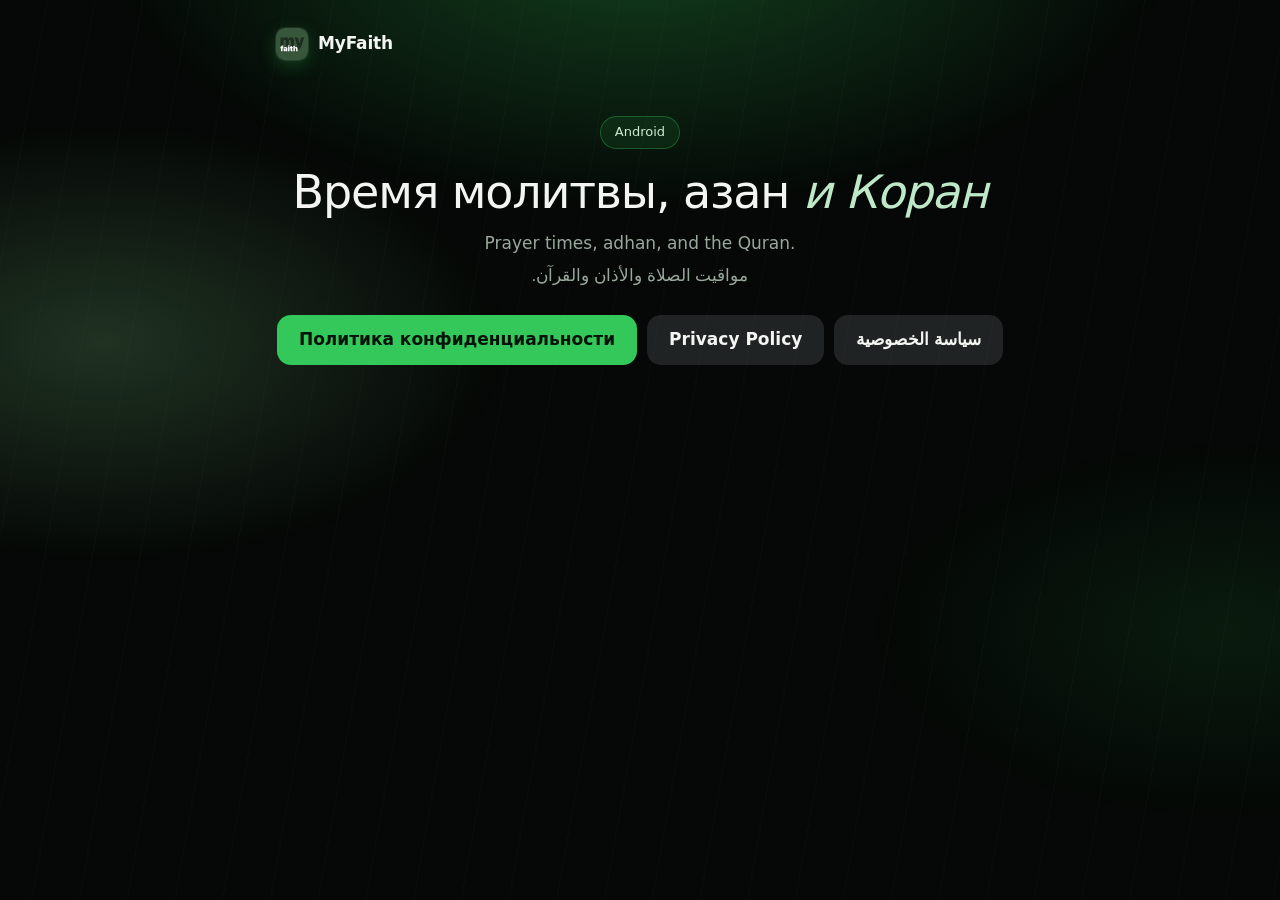
<file: docs/index.html>
<!doctype html>
<html lang="ru">
<head>
<meta charset="utf-8">
<meta name="viewport" content="width=device-width, initial-scale=1">
<meta name="theme-color" content="#050806">
<title>MyFaith</title>
<link rel="icon" href="icon.svg" type="image/svg+xml">
<link rel="stylesheet" href="site.css">
</head>
<body>
<main>
<header class="top">
  <a class="brand" href="./"><img src="icon.svg" alt="" width="32" height="32">MyFaith</a>
</header>

<div class="hero">
  <span class="pill">Android</span>
  <h1>Время молитвы, азан <em>и Коран</em></h1>
  <p class="lead" lang="en">Prayer times, adhan, and the Quran.</p>
  <p class="lead" lang="ar" dir="rtl">مواقيت الصلاة والأذان والقرآن.</p>
  <div class="actions">
    <a class="button" href="privacy/#ru">Политика конфиденциальности</a>
    <a class="button grey" href="privacy/#en" lang="en">Privacy Policy</a>
    <a class="button grey" href="privacy/#ar" lang="ar" dir="rtl">سياسة الخصوصية</a>
  </div>
</div>
</main>
</body>
</html>
</file>
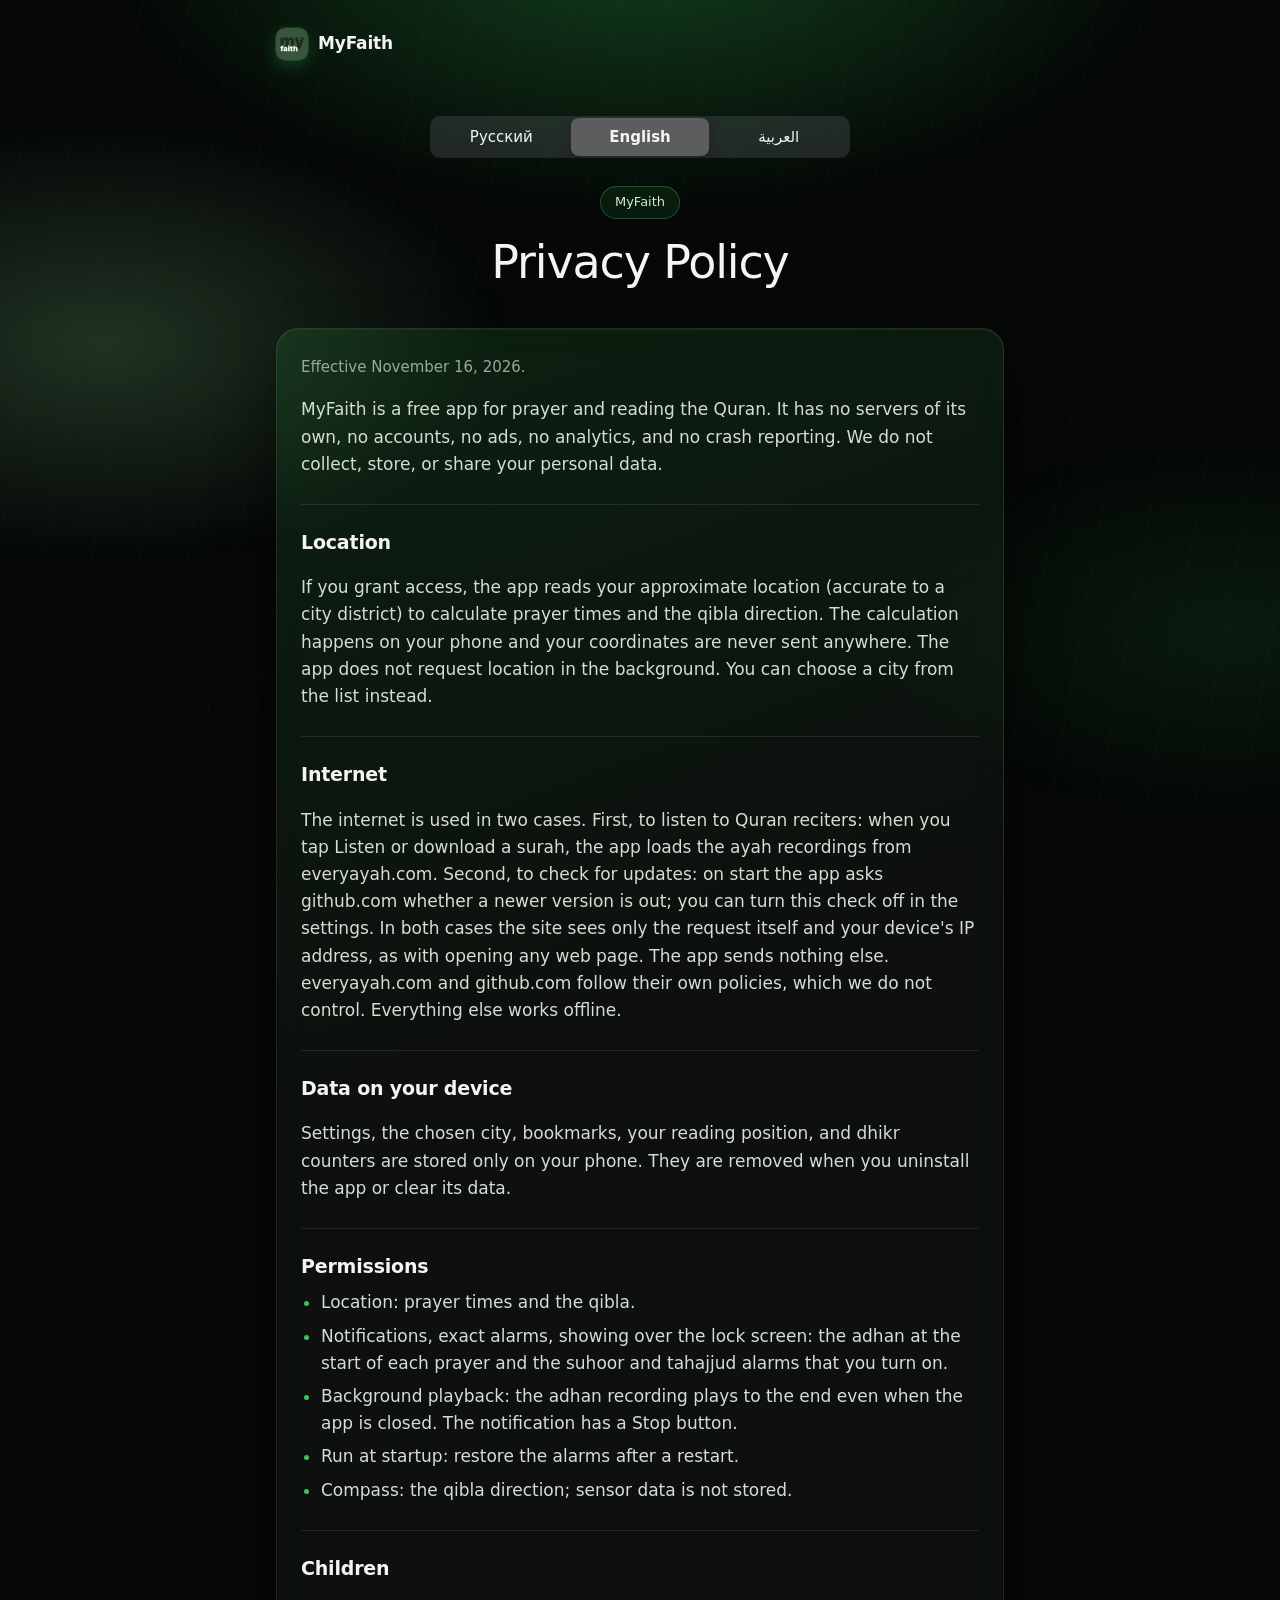
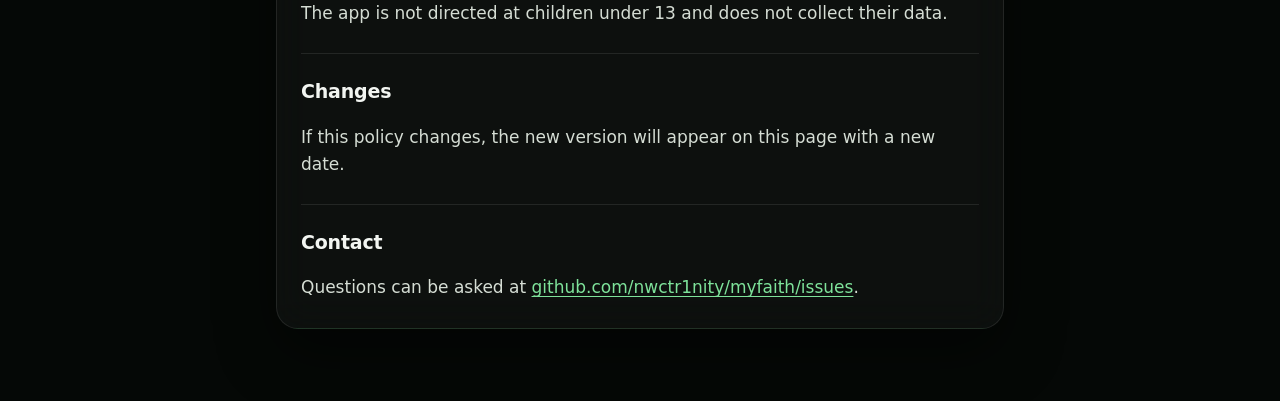
<file: docs/privacy/index.html>
<!doctype html>
<html lang="ru">
<head>
<meta charset="utf-8">
<meta name="viewport" content="width=device-width, initial-scale=1">
<meta name="theme-color" content="#050806">
<title>MyFaith: политика конфиденциальности / Privacy Policy</title>
<link rel="icon" href="../icon.svg" type="image/svg+xml">
<link rel="stylesheet" href="../site.css">
</head>
<body>
<main>
<header class="top">
  <a class="brand" href="../"><img src="../icon.svg" alt="" width="32" height="32">MyFaith</a>
</header>
<nav class="segments" aria-label="Язык · Language · اللغة"><a href="#ru" lang="ru">Русский</a><a href="#en" lang="en">English</a><a href="#ar" lang="ar">العربية</a></nav>

<section id="ru" lang="ru">
<div class="hero">
  <span class="pill">MyFaith</span>
  <h1>Политика конфиденциальности</h1>
</div>
<div class="card">
<p class="date">Действует с 16 ноября 2026 года.</p>

<p>MyFaith — бесплатное приложение для молитвы и чтения Корана. У приложения нет своих серверов, аккаунтов, рекламы, аналитики и отчётов о сбоях. Мы не собираем, не храним и не передаём ваши персональные данные.</p>

<h2>Местоположение</h2>
<p>Если вы разрешите доступ, приложение получает приблизительное местоположение (с точностью до района города), чтобы рассчитать время молитвы и направление киблы. Расчёт выполняется на телефоне, координаты никуда не отправляются. Приложение не запрашивает местоположение в фоне. Вместо этого можно выбрать город из списка вручную.</p>

<h2>Интернет</h2>
<p>Интернет нужен в двух случаях. Первый: прослушивание чтецов Корана. Когда вы нажимаете «Слушать» или скачиваете суру, приложение загружает записи аятов с сайта everyayah.com. Второй: проверка обновлений. При запуске приложение спрашивает у сайта github.com, не вышла ли новая версия; эту проверку можно выключить в настройках. В обоих случаях сайт видит только сам запрос и IP-адрес устройства, как при открытии любой веб-страницы. Других данных приложение не отправляет. Сайты everyayah.com и github.com работают по своим правилам, мы их не контролируем. Всё остальное работает без интернета.</p>

<h2>Данные на устройстве</h2>
<p>Настройки, выбранный город, закладки, место чтения и счётчики зикров хранятся только на вашем телефоне. Они удаляются, когда вы удаляете приложение или очищаете его данные.</p>

<h2>Разрешения</h2>
<ul>
<li>Местоположение: расчёт времени молитвы и киблы.</li>
<li>Уведомления, точные будильники, показ поверх экрана блокировки: азан в начале каждой молитвы и будильники на сухур и тахаджуд, которые вы включаете сами.</li>
<li>Фоновое воспроизведение: запись азана играет до конца, даже если приложение закрыто. В уведомлении есть кнопка «Остановить».</li>
<li>Запуск после перезагрузки: восстановить будильники.</li>
<li>Компас: направление киблы, данные датчика не сохраняются.</li>
</ul>

<h2>Дети</h2>
<p>Приложение не предназначено специально для детей младше 13 лет и не собирает их данные.</p>

<h2>Изменения</h2>
<p>Если политика изменится, новая версия появится на этой странице с новой датой.</p>

<h2>Связь</h2>
<p>Вопросы можно задать на странице <a href="https://github.com/nwctr1nity/myfaith/issues">github.com/nwctr1nity/myfaith/issues</a>.</p>
</div>
</section>

<section id="en" lang="en">
<div class="hero">
  <span class="pill">MyFaith</span>
  <h1>Privacy Policy</h1>
</div>
<div class="card">
<p class="date">Effective November 16, 2026.</p>

<p>MyFaith is a free app for prayer and reading the Quran. It has no servers of its own, no accounts, no ads, no analytics, and no crash reporting. We do not collect, store, or share your personal data.</p>

<h2>Location</h2>
<p>If you grant access, the app reads your approximate location (accurate to a city district) to calculate prayer times and the qibla direction. The calculation happens on your phone and your coordinates are never sent anywhere. The app does not request location in the background. You can choose a city from the list instead.</p>

<h2>Internet</h2>
<p>The internet is used in two cases. First, to listen to Quran reciters: when you tap Listen or download a surah, the app loads the ayah recordings from everyayah.com. Second, to check for updates: on start the app asks github.com whether a newer version is out; you can turn this check off in the settings. In both cases the site sees only the request itself and your device's IP address, as with opening any web page. The app sends nothing else. everyayah.com and github.com follow their own policies, which we do not control. Everything else works offline.</p>

<h2>Data on your device</h2>
<p>Settings, the chosen city, bookmarks, your reading position, and dhikr counters are stored only on your phone. They are removed when you uninstall the app or clear its data.</p>

<h2>Permissions</h2>
<ul>
<li>Location: prayer times and the qibla.</li>
<li>Notifications, exact alarms, showing over the lock screen: the adhan at the start of each prayer and the suhoor and tahajjud alarms that you turn on.</li>
<li>Background playback: the adhan recording plays to the end even when the app is closed. The notification has a Stop button.</li>
<li>Run at startup: restore the alarms after a restart.</li>
<li>Compass: the qibla direction; sensor data is not stored.</li>
</ul>

<h2>Children</h2>
<p>The app is not directed at children under 13 and does not collect their data.</p>

<h2>Changes</h2>
<p>If this policy changes, the new version will appear on this page with a new date.</p>

<h2>Contact</h2>
<p>Questions can be asked at <a href="https://github.com/nwctr1nity/myfaith/issues">github.com/nwctr1nity/myfaith/issues</a>.</p>
</div>
</section>

<section id="ar" lang="ar" dir="rtl">
<div class="hero">
  <span class="pill">MyFaith</span>
  <h1>سياسة الخصوصية</h1>
</div>
<div class="card">
<p class="date">تسري اعتبارًا من 16 نوفمبر 2026.</p>

<p>MyFaith تطبيق مجاني للصلاة وقراءة القرآن. لا يملك التطبيق خوادم خاصة به، ولا حسابات ولا إعلانات ولا أدوات تحليل ولا تقارير أعطال. نحن لا نجمع بياناتك الشخصية ولا نخزّنها ولا نشاركها.</p>

<h2>الموقع</h2>
<p>إذا سمحت بذلك، يقرأ التطبيق موقعك التقريبي (بدقة حيّ في المدينة) لحساب مواقيت الصلاة واتجاه القبلة. يجري الحساب على هاتفك ولا تُرسَل إحداثياتك إلى أي جهة. لا يطلب التطبيق الموقع في الخلفية. ويمكنك بدلًا من ذلك اختيار مدينة من القائمة.</p>

<h2>الإنترنت</h2>
<p>يُستخدم الإنترنت في حالتين. الأولى: الاستماع إلى القرّاء؛ عند الضغط على «استماع» أو تنزيل سورة يحمّل التطبيق تسجيلات الآيات من موقع everyayah.com. الثانية: التحقق من التحديثات؛ عند التشغيل يسأل التطبيق موقع github.com عن صدور إصدار أحدث، ويمكن إيقاف هذا التحقق من الإعدادات. في الحالتين لا يرى الموقع إلا الطلب نفسه وعنوان IP لجهازك كما عند فتح أي صفحة ويب. لا يرسل التطبيق أي شيء آخر. يعمل الموقعان everyayah.com وgithub.com وفق سياساتهما الخاصة التي لا نتحكم فيها. كل ما عدا ذلك يعمل دون إنترنت.</p>

<h2>البيانات على جهازك</h2>
<p>الإعدادات والمدينة المختارة والعلامات وموضع القراءة وعدّادات الأذكار محفوظة على هاتفك فقط، وتُحذف عند حذف التطبيق أو مسح بياناته.</p>

<h2>الأذونات</h2>
<ul>
<li>الموقع: مواقيت الصلاة والقبلة.</li>
<li>الإشعارات والمنبّهات الدقيقة والظهور فوق شاشة القفل: الأذان عند دخول كل صلاة، ومنبّها السحور والتهجد اللذان تفعّلهما بنفسك.</li>
<li>التشغيل في الخلفية: يُكمل تسجيل الأذان حتى نهايته ولو كان التطبيق مغلقًا، وفي الإشعار زر «إيقاف».</li>
<li>التشغيل بعد إعادة التشغيل: استعادة المنبّهات.</li>
<li>البوصلة: اتجاه القبلة، ولا تُحفظ بيانات المستشعر.</li>
</ul>

<h2>الأطفال</h2>
<p>التطبيق غير موجّه للأطفال دون 13 عامًا ولا يجمع بياناتهم.</p>

<h2>التغييرات</h2>
<p>إذا تغيّرت هذه السياسة فستُنشر النسخة الجديدة في هذه الصفحة بتاريخ جديد.</p>

<h2>التواصل</h2>
<p>يمكن طرح الأسئلة على الصفحة <a href="https://github.com/nwctr1nity/myfaith/issues">github.com/nwctr1nity/myfaith/issues</a>.</p>
</div>
</section>
</main>
<script>
// Shows one language at a time; without scripts all three stay on the page.
(function () {
  var ids = ['ru', 'en', 'ar'];
  var links = document.querySelectorAll('.segments a');
  function pick() {
    var id = location.hash.slice(1);
    if (ids.indexOf(id) < 0) {
      var lang = (navigator.language || 'ru').slice(0, 2);
      id = ids.indexOf(lang) < 0 ? 'en' : lang;
    }
    ids.forEach(function (x) { document.getElementById(x).hidden = x !== id; });
    links.forEach(function (a) {
      if (a.getAttribute('href') === '#' + id) a.setAttribute('aria-current', 'true');
      else a.removeAttribute('aria-current');
    });
    document.documentElement.lang = id;
  }
  document.documentElement.classList.add('one-language');
  window.addEventListener('hashchange', function () { pick(); window.scrollTo(0, 0); });
  pick();
})();
</script>
</body>
</html>
</file>
<file: docs/site.css>
/* MyFaith site. Dark, with green light behind glass cards. No external files. */
:root {
  --bg: #050806;
  --fg: #f2f5f1;
  --muted: #9aa89c;
  --green: #34c759;
  --green-deep: #37563b;
  --line: rgba(255, 255, 255, .09);
  --card: rgba(255, 255, 255, .035);
  color-scheme: dark;
}
* { box-sizing: border-box; }
html { scroll-behavior: smooth; }
body {
  margin: 0; min-height: 100vh; color: var(--fg); background: var(--bg);
  font: 17px/1.6 -apple-system, BlinkMacSystemFont, "SF Pro Text", "Segoe UI", Roboto, system-ui, sans-serif;
  -webkit-font-smoothing: antialiased;
}
/* The light: two soft green glows and faint rays from the top. */
body::before {
  content: ""; position: fixed; inset: 0; z-index: -1; pointer-events: none;
  background:
    radial-gradient(60% 45% at 50% -8%, rgba(52, 199, 89, .30), transparent 70%),
    radial-gradient(45% 35% at 8% 38%, rgba(55, 86, 59, .55), transparent 70%),
    radial-gradient(40% 30% at 96% 70%, rgba(52, 199, 89, .10), transparent 70%),
    repeating-linear-gradient(100deg, transparent 0 46px, rgba(255, 255, 255, .018) 46px 47px);
}
main { max-width: 760px; margin: 0 auto; padding: 28px 16px 72px; }

.top { display: flex; align-items: center; justify-content: space-between; gap: 12px; margin-bottom: 56px; }
.brand { display: inline-flex; align-items: center; gap: 10px; color: var(--fg); text-decoration: none; font-weight: 600; letter-spacing: -.01em; }
.brand img { width: 32px; height: 32px; border-radius: 9px; box-shadow: 0 0 0 1px var(--line), 0 6px 18px rgba(52, 199, 89, .25); }

.hero { text-align: center; margin-bottom: 40px; }
.pill {
  display: inline-block; padding: 5px 14px; border-radius: 999px; font-size: 13px; color: #cfe9d4;
  border: 1px solid rgba(52, 199, 89, .35); background: rgba(52, 199, 89, .10);
}
h1 { font-size: clamp(30px, 6.4vw, 46px); line-height: 1.12; font-weight: 500; letter-spacing: -.025em; margin: 18px 0 12px; }
h1 em { font-style: italic; font-weight: 400; color: #bfe8c8; }
.lead { color: var(--muted); max-width: 520px; margin: 0 auto; }
.hero .lead + .lead { margin-top: 4px; }

.card {
  position: relative; overflow: hidden; border-radius: 22px; padding: 26px 24px;
  background: linear-gradient(160deg, rgba(52, 199, 89, .13), var(--card) 42%);
  border: 1px solid var(--line);
  box-shadow: inset 0 1px 0 rgba(255, 255, 255, .06), 0 24px 60px rgba(0, 0, 0, .45);
  -webkit-backdrop-filter: blur(18px); backdrop-filter: blur(18px);
}
.card > :first-child { margin-top: 0; }
.card > :last-child { margin-bottom: 0; }
.card h2 { font-size: 19px; font-weight: 600; letter-spacing: -.01em; margin: 26px 0 6px; padding-top: 22px; border-top: 1px solid var(--line); }
.card p, .card li { color: #d5ddd4; }
.card ul { padding-inline-start: 20px; margin: 8px 0; }
.card li { margin: 6px 0; }
.card li::marker { color: var(--green); }
.date { color: var(--muted) !important; font-size: 15px; margin: 0 0 16px; }
a { color: #7ee29a; text-underline-offset: 3px; }

/* Buttons the way iOS draws them: a filled capsule and a grey tinted one. */
.actions { display: flex; flex-wrap: wrap; gap: 10px; justify-content: center; margin-top: 26px; }
.button {
  display: inline-flex; align-items: center; justify-content: center; min-height: 50px; padding: 0 22px;
  border-radius: 14px; font-size: 17px; font-weight: 600; text-decoration: none; color: #04130a;
  background: var(--green); transition: transform .12s ease, opacity .12s ease;
}
.button.grey { color: var(--fg); background: rgba(120, 120, 128, .24); }
.button:active { transform: scale(.97); opacity: .75; }
.button:focus-visible, .segments a:focus-visible, .brand:focus-visible { outline: 2px solid #7ee29a; outline-offset: 3px; }

/* The iOS segmented control. */
.segments {
  display: flex; padding: 2px; border-radius: 10px; background: rgba(118, 118, 128, .24);
  max-width: 420px; margin: 0 auto 28px;
}
.segments a {
  flex: 1; text-align: center; padding: 7px 8px; border-radius: 8px; font-size: 15px; font-weight: 500;
  color: var(--fg); text-decoration: none; transition: background .15s ease;
}
.segments a[aria-current="true"] { background: rgba(99, 99, 102, .9); box-shadow: 0 3px 8px rgba(0, 0, 0, .25), 0 0 0 .5px rgba(255, 255, 255, .08); font-weight: 600; }

section + section { margin-top: 28px; }
/* With scripts on, one language shows at a time. */
.one-language section[hidden] { display: none; }
/* A link to a language opens the page at its top, not at the section. */
.one-language section { scroll-margin-top: 100000px; }
[dir="rtl"] { font-family: "Noto Naskh Arabic", "Geeza Pro", "SF Arabic", Tahoma, sans-serif; }
[dir="rtl"] h1 { letter-spacing: 0; }

footer { margin-top: 44px; text-align: center; color: var(--muted); font-size: 14px; }
footer a { color: var(--muted); }

@media (max-width: 480px) {
  .top { margin-bottom: 36px; }
  .card { padding: 22px 18px; border-radius: 20px; }
  .actions .button { flex: 1 1 100%; }
}
@media (prefers-reduced-motion: reduce) { html { scroll-behavior: auto; } .button, .segments a { transition: none; } }
</file>
